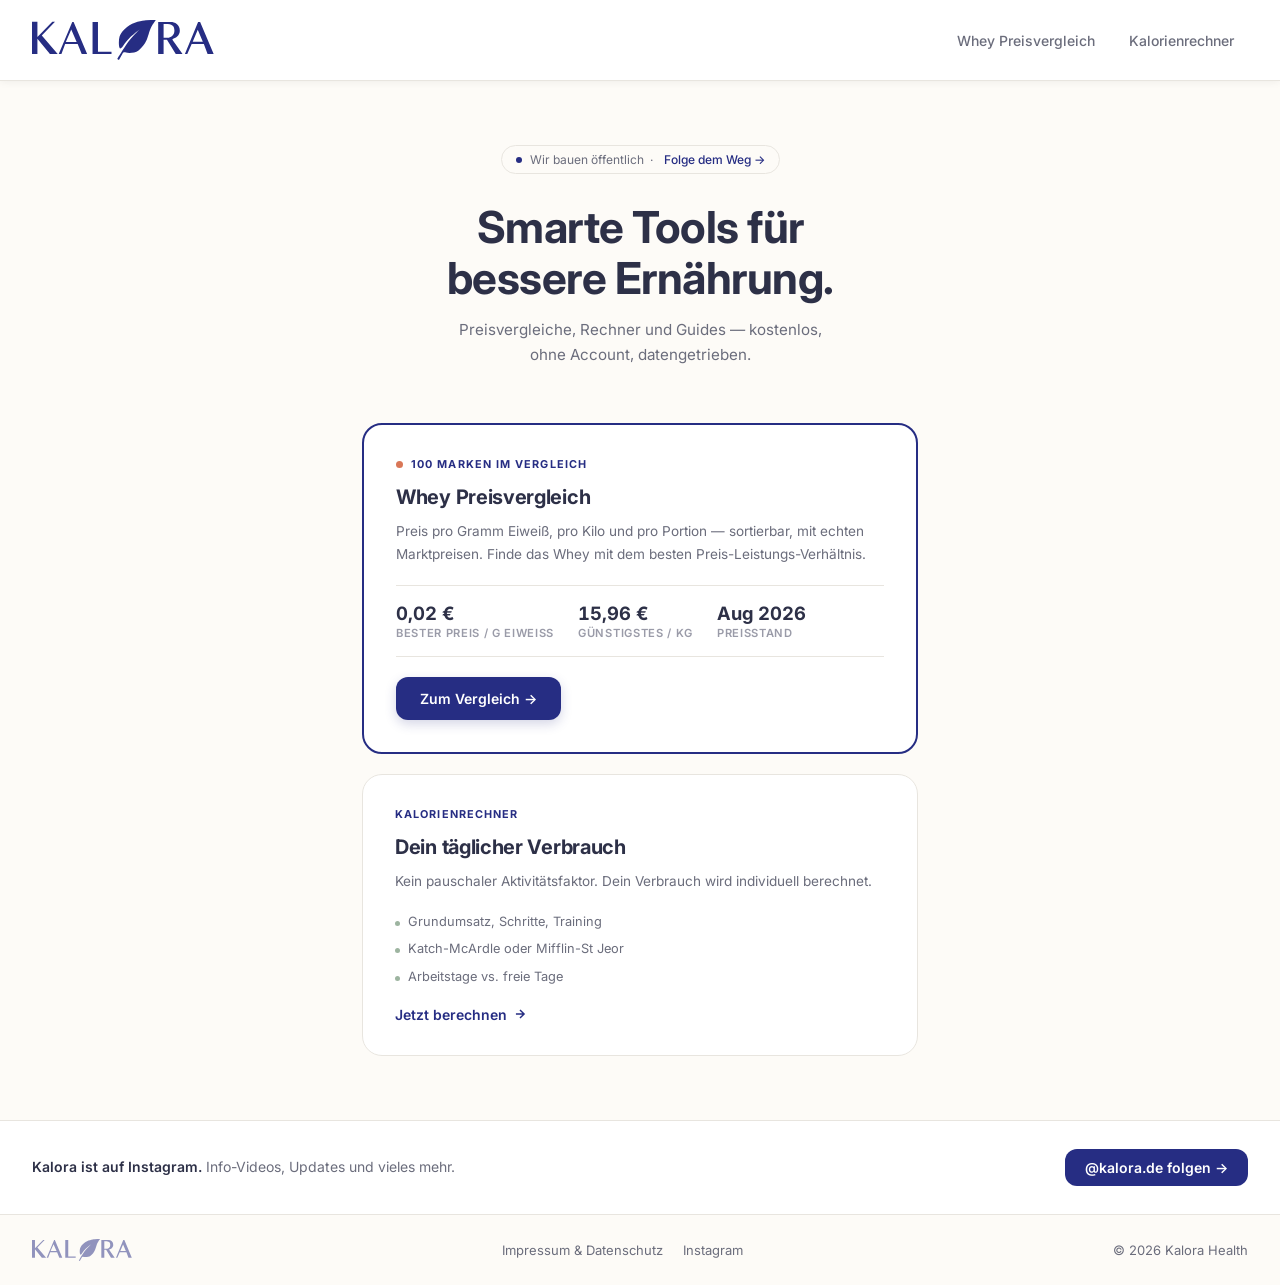
<file: index.html>
<!DOCTYPE html>
<html lang="de" data-theme="light">
<head>
  <meta charset="UTF-8"/>
  <meta name="viewport" content="width=device-width, initial-scale=1.0"/>
  <title>Kalora – Smarte Tools für bessere Ernährung</title>
  <link rel="icon" type="image/svg+xml" href="assets/flavicon_dark.svg"/>
  <link rel="preconnect" href="https://fonts.googleapis.com"/>
  <link rel="preconnect" href="https://fonts.gstatic.com" crossorigin/>
  <link href="https://fonts.googleapis.com/css2?family=Inter:wght@300;400;500;600;700&display=swap" rel="stylesheet"/>
  <style>
    *, *::before, *::after { box-sizing: border-box; margin: 0; padding: 0; }

    :root {
      --bg-body:          #FDFBF7;
      --bg-header:        #FFFFFF;
      --bg-card:          #FFFFFF;
      --border-color:     #E8E5DF;
      --text-primary:     #2D3047;
      --text-muted:       #6B6D7C;
      --text-faint:       #9A9BA8;
      --accent-primary:   #262D83;
      --accent-secondary: #9DB4A0;
      --accent-tertiary:  #D97757;
      --accent-soft:      #ECEEF5;
    }

    html { scroll-behavior: smooth; }

    body {
      font-family: 'Inter', -apple-system, BlinkMacSystemFont, 'Segoe UI', Arial, sans-serif;
      background: var(--bg-body);
      color: var(--text-primary);
      min-height: 100vh;
      display: flex;
      flex-direction: column;
      -webkit-font-smoothing: antialiased;
    }

    /* ── HEADER ── */
    .header {
      background: var(--bg-header);
      padding: 1.25rem 2rem;
      border-bottom: 1px solid var(--border-color);
      box-shadow: 0 1px 8px rgba(0,0,0,0.06);
      position: sticky;
      top: 0;
      z-index: 100;
      display: flex;
      align-items: center;
      justify-content: space-between;
    }

    .logo-container {
      height: 40px;
      display: flex;
      align-items: center;
    }

    .logo-container img { height: 100%; width: auto; display: block; }

    .header-nav { display: flex; align-items: center; gap: 6px; }

    .header-nav-link {
      color: var(--text-muted);
      font-size: 0.875rem;
      font-weight: 500;
      text-decoration: none;
      padding: 0.5rem 0.875rem;
      border-radius: 10px;
      transition: color 0.2s, background 0.2s;
    }
    .header-nav-link:hover { color: var(--text-primary); background: rgba(0,0,0,0.04); }

    /* ── HERO ── */
    .hero {
      display: flex;
      flex-direction: column;
      align-items: center;
      text-align: center;
      padding: 64px 24px 20px;
    }

    .bip-pill {
      display: inline-flex;
      align-items: center;
      gap: 8px;
      border: 1px solid var(--border-color);
      border-radius: 100px;
      padding: 6px 14px;
      font-size: 12px;
      font-weight: 400;
      color: var(--text-muted);
      margin-bottom: 28px;
      animation: fadeDown .5s ease both;
    }

    .bip-dot {
      width: 6px; height: 6px;
      border-radius: 50%;
      background: var(--accent-primary);
      flex-shrink: 0;
      animation: pulse 2s ease-in-out infinite;
    }

    @keyframes pulse {
      0%, 100% { opacity: 1; transform: scale(1); }
      50%       { opacity: .4; transform: scale(.75); }
    }

    .bip-pill a {
      color: var(--accent-primary);
      text-decoration: none;
      font-weight: 500;
    }
    .bip-pill a:hover { text-decoration: underline; }

    h1 {
      font-size: clamp(1.75rem, 4.5vw, 2.75rem);
      font-weight: 700;
      line-height: 1.15;
      letter-spacing: -0.5px;
      color: var(--text-primary);
      margin: 0 0 14px;
      animation: fadeUp .6s .1s ease both;
    }

    .hero-sub {
      font-size: 0.95rem;
      line-height: 1.65;
      color: var(--text-muted);
      max-width: 380px;
      margin: 0;
      animation: fadeUp .6s .2s ease both;
    }

    /* ── PRODUCT CARDS ── */
    .products {
      display: flex;
      flex-direction: column;
      gap: 1.25rem;
      max-width: 620px;
      width: 100%;
      margin: 0 auto;
      padding: 36px 2rem 64px;
      animation: fadeUp .7s .3s ease both;
    }

    .product-card {
      background: var(--bg-card);
      border: 1px solid var(--border-color);
      border-radius: 20px;
      padding: 2rem;
      display: flex;
      flex-direction: column;
      transition: border-color 0.2s, transform 0.2s;
      text-decoration: none;
      color: inherit;
    }

    .product-card:hover {
      border-color: var(--accent-primary);
      transform: translateY(-2px);
    }

    .product-card.featured {
      border-width: 2px;
      border-color: var(--accent-primary);
    }

    .product-eyebrow {
      font-size: 0.68rem;
      font-weight: 700;
      letter-spacing: 0.1em;
      text-transform: uppercase;
      color: var(--accent-primary);
      margin: 0 0 14px;
      display: flex;
      align-items: center;
      gap: 8px;
    }

    .product-eyebrow-dot {
      width: 7px; height: 7px;
      border-radius: 50%;
      background: var(--accent-tertiary);
    }

    .product-card h2 {
      font-size: 1.25rem;
      font-weight: 700;
      letter-spacing: -0.3px;
      margin: 0 0 10px;
      line-height: 1.25;
    }

    .product-desc {
      font-size: 0.85rem;
      line-height: 1.65;
      color: var(--text-muted);
      margin: 0 0 20px;
    }

    .product-stats {
      display: flex;
      gap: 24px;
      padding: 16px 0;
      border-top: 1px solid var(--border-color);
      border-bottom: 1px solid var(--border-color);
      margin-bottom: 20px;
    }

    .product-stat-value {
      font-size: 1.15rem;
      font-weight: 700;
      color: var(--text-primary);
      margin: 0 0 2px;
      font-variant-numeric: tabular-nums;
    }

    .product-stat-label {
      font-size: 0.7rem;
      font-weight: 600;
      letter-spacing: 0.06em;
      text-transform: uppercase;
      color: var(--text-faint);
      margin: 0;
    }

    .btn-primary {
      display: inline-flex;
      align-items: center;
      gap: 6px;
      background: var(--accent-primary);
      color: #fff;
      padding: 0.8rem 1.5rem;
      border-radius: 12px;
      font-size: 0.875rem;
      font-weight: 600;
      transition: opacity 0.2s, transform 0.15s;
      box-shadow: 0 4px 12px rgba(38,45,131,0.2);
      align-self: flex-start;
    }
    .btn-primary:hover { opacity: 0.88; transform: translateY(-1px); }

    .btn-secondary {
      display: inline-flex;
      align-items: center;
      gap: 6px;
      color: var(--accent-primary);
      font-size: 0.875rem;
      font-weight: 600;
      align-self: flex-start;
      transition: opacity 0.2s;
    }
    .btn-secondary:hover { opacity: 0.7; }
    .btn-secondary:hover .btn-arrow { transform: translateX(3px); }

    .btn-arrow { transition: transform 0.2s; }

    .rechner-features {
      list-style: none;
      padding: 0;
      margin: 0 0 20px;
      display: flex;
      flex-direction: column;
      gap: 8px;
    }

    .rechner-features li {
      font-size: 0.8rem;
      color: var(--text-muted);
      display: flex;
      align-items: baseline;
      gap: 8px;
      line-height: 1.5;
    }

    .rechner-features li::before {
      content: '';
      width: 5px; height: 5px;
      border-radius: 50%;
      background: var(--accent-secondary);
      flex-shrink: 0;
      margin-top: 5px;
    }

    /* ── BIP STRIP ── */
    .bip-strip {
      border-top: 1px solid var(--border-color);
      background: var(--bg-card);
      padding: 1.75rem 2rem;
      display: flex;
      align-items: center;
      justify-content: space-between;
      gap: 20px;
      flex-wrap: wrap;
    }

    .bip-text {
      font-size: 0.875rem;
      color: var(--text-muted);
      line-height: 1.6;
      max-width: 560px;
    }

    .bip-text strong {
      color: var(--text-primary);
      font-weight: 600;
    }

    .bip-link {
      background: var(--accent-primary);
      color: #fff;
      padding: 0.625rem 1.25rem;
      border-radius: 12px;
      font-size: 0.875rem;
      font-weight: 600;
      text-decoration: none;
      white-space: nowrap;
      transition: opacity .2s;
      flex-shrink: 0;
    }
    .bip-link:hover { opacity: .85; }

    /* ── FOOTER ── */
    .site-footer {
      margin-top: auto;
      padding: 1.5rem 2rem;
      text-align: center;
      border-top: 1px solid var(--border-color);
      display: flex;
      align-items: center;
      justify-content: space-between;
      flex-wrap: wrap;
      gap: 12px;
    }

    .footer-logo { height: 22px; }
    .footer-logo img { height: 100%; width: auto; opacity: 0.5; }

    .footer-links { display: flex; gap: 20px; }

    .footer-links a {
      color: var(--text-muted);
      font-size: 0.8125rem;
      text-decoration: none;
      font-weight: 400;
      transition: opacity .2s;
    }
    .footer-links a:hover { opacity: .7; }

    .footer-copy { font-size: 0.8125rem; color: var(--text-muted); }

    /* ── ANIMATIONS ── */
    @keyframes fadeUp {
      from { opacity: 0; transform: translateY(16px); }
      to   { opacity: 1; transform: translateY(0); }
    }
    @keyframes fadeDown {
      from { opacity: 0; transform: translateY(-8px); }
      to   { opacity: 1; transform: translateY(0); }
    }

    /* ── RESPONSIVE ── */
    @media (max-width: 768px) {
      .header { padding: 1rem 1.5rem; }
      .logo-container { height: 34px; }
      .hero { padding: 48px 20px 16px; }
      .products { padding: 28px 1.25rem 48px; gap: 1rem; }
      .bip-strip { padding: 1.5rem 1.25rem; }
      .site-footer { padding: 1.25rem; flex-direction: column; align-items: flex-start; }
    }

    @media (max-width: 480px) {
      .header { padding: 0.875rem 1rem; }
      .logo-container { height: 28px; }
      .header-nav-link { display: none; }
      .header { justify-content: center; }
      h1 { font-size: 1.5rem; }
      .product-card { padding: 1.5rem; }
      .product-stats { gap: 16px; flex-wrap: wrap; }
    }
  </style>
</head>
<body>

<!-- HEADER -->
<header class="header">
  <div class="logo-container">
    <img src="assets/Kalora_Light.svg" alt="Kalora"/>
  </div>
  <nav class="header-nav">
    <a href="proteinpulver.html" class="header-nav-link">Whey Preisvergleich</a>
    <a href="rechner.html" class="header-nav-link">Kalorienrechner</a>
  </nav>
</header>

<!-- HERO -->
<main>
  <section class="hero">
    <div class="bip-pill">
      <span class="bip-dot"></span>
      Wir bauen öffentlich &nbsp;·&nbsp;
      <a href="https://www.instagram.com/kalora.de/" target="_blank" rel="noopener">Folge dem Weg →</a>
    </div>

    <h1>Smarte Tools für<br>bessere Ernährung.</h1>

    <p class="hero-sub">
      Preisvergleiche, Rechner und Guides — kostenlos, ohne Account, datengetrieben.
    </p>
  </section>

  <!-- PRODUCT CARDS -->
  <section class="products">
    <!-- Featured: Whey Preisvergleich -->
    <a href="proteinpulver.html" class="product-card featured">
      <div class="product-eyebrow">
        <span class="product-eyebrow-dot"></span>
        100 Marken im Vergleich
      </div>
      <h2>Whey Preisvergleich</h2>
      <p class="product-desc">Preis pro Gramm Eiweiß, pro Kilo und pro Portion — sortierbar, mit echten Marktpreisen. Finde das Whey mit dem besten Preis-Leistungs-Verhältnis.</p>
      <div class="product-stats">
        <div>
          <p class="product-stat-value">0,02 €</p>
          <p class="product-stat-label">Bester Preis / g Eiweiß</p>
        </div>
        <div>
          <p class="product-stat-value">15,96 €</p>
          <p class="product-stat-label">Günstigstes / kg</p>
        </div>
        <div>
          <p class="product-stat-value">Aug 2026</p>
          <p class="product-stat-label">Preisstand</p>
        </div>
      </div>
      <span class="btn-primary">Zum Vergleich →</span>
    </a>

    <!-- Secondary: Kalorienrechner -->
    <a href="rechner.html" class="product-card">
      <div class="product-eyebrow">Kalorienrechner</div>
      <h2>Dein täglicher Verbrauch</h2>
      <p class="product-desc">Kein pauschaler Aktivitätsfaktor. Dein Verbrauch wird individuell berechnet.</p>
      <ul class="rechner-features">
        <li>Grundumsatz, Schritte, Training</li>
        <li>Katch-McArdle oder Mifflin-St Jeor</li>
        <li>Arbeitstage vs. freie Tage</li>
      </ul>
      <span class="btn-secondary">
        Jetzt berechnen
        <svg class="btn-arrow" width="14" height="14" viewBox="0 0 24 24" fill="none" stroke="currentColor" stroke-width="2.5"><path d="M5 12h14M12 5l7 7-7 7"/></svg>
      </span>
    </a>
  </section>
</main>

<!-- BIP STRIP -->
<div class="bip-strip">
  <p class="bip-text">
    <strong>Kalora ist auf Instagram.</strong> Info-Videos, Updates und vieles mehr.
  </p>
  <a href="https://www.instagram.com/kalora.de/" target="_blank" rel="noopener" class="bip-link">
    @kalora.de folgen →
  </a>
</div>

<!-- FOOTER -->
<footer class="site-footer">
  <div class="footer-logo">
    <img src="assets/Kalora_Light.svg" alt="Kalora"/>
  </div>
  <div class="footer-links">
    <a href="legal.html">Impressum & Datenschutz</a>
    <a href="https://www.instagram.com/kalora.de/" target="_blank" rel="noopener">Instagram</a>
  </div>
  <p class="footer-copy">© 2026 Kalora Health</p>
</footer>

</body>
</html>
</file>
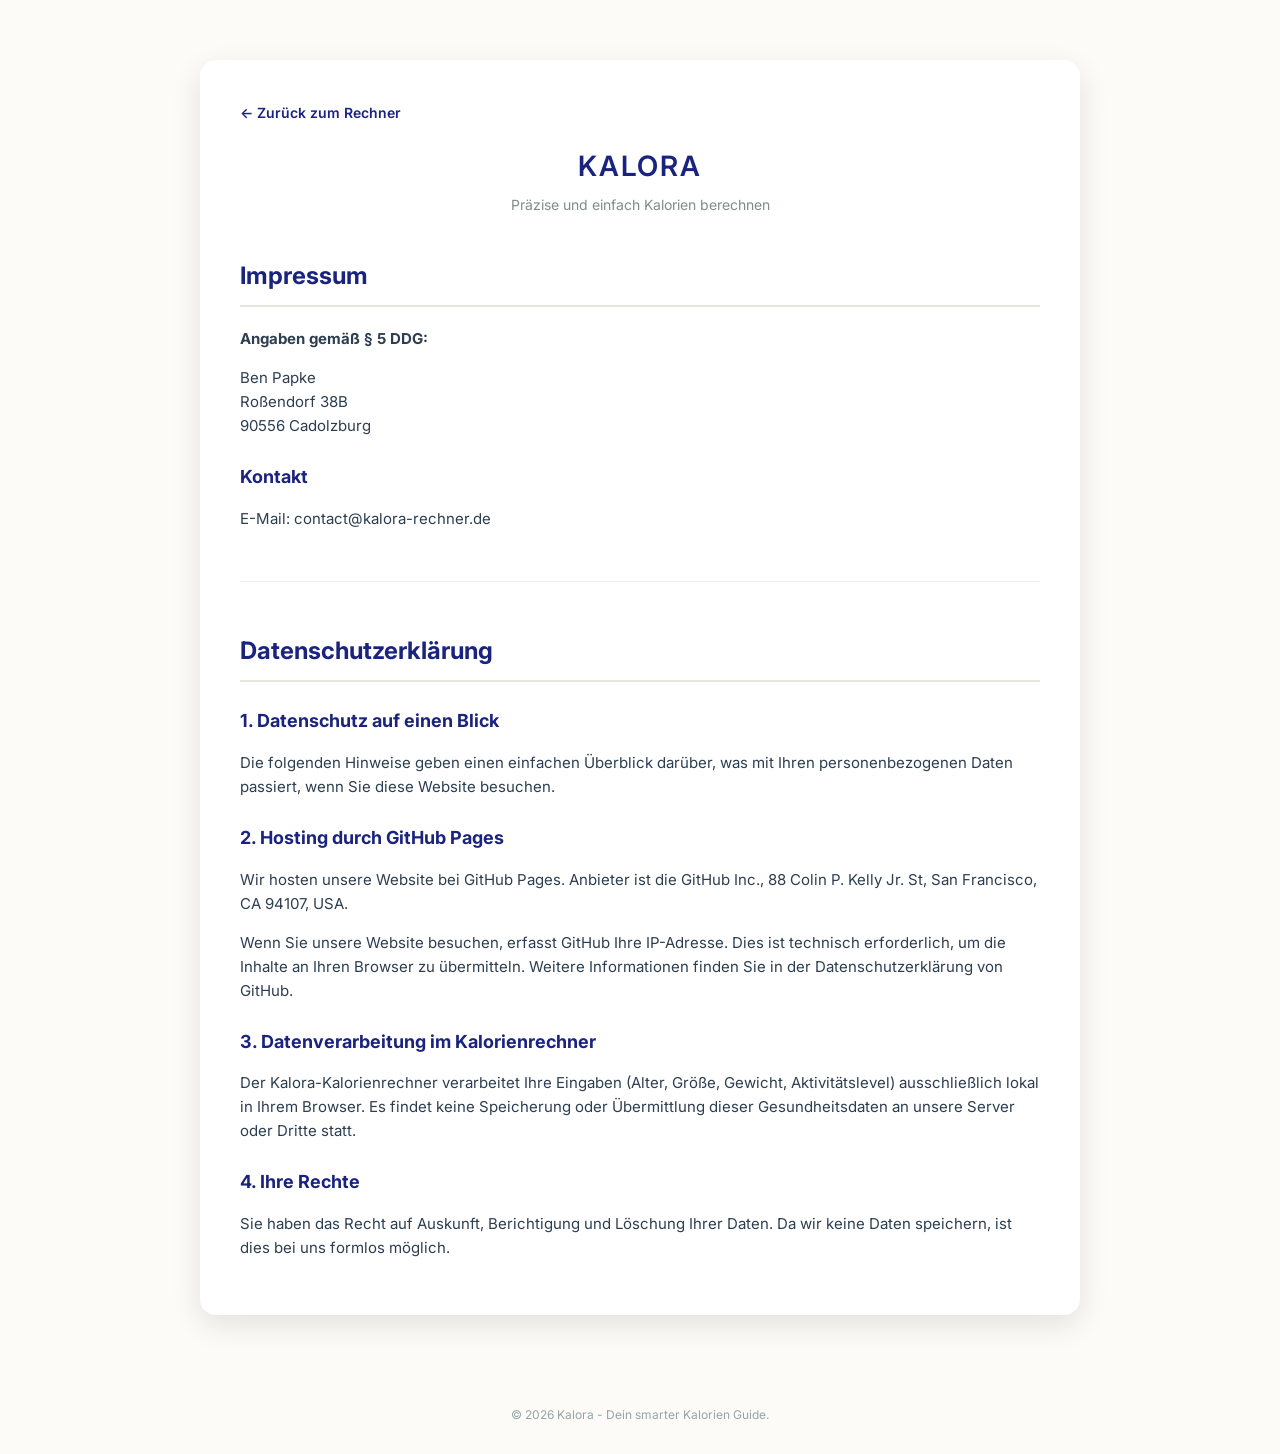
<file: legal.html>
<!DOCTYPE html>
<html lang="de" data-theme="light">
<head>
    <meta charset="UTF-8">
    <meta name="viewport" content="width=device-width, initial-scale=1.0">
    <meta name="robots" content="noindex, nofollow">
    <title>Rechtliches - Kalora</title>
    <link href="https://fonts.googleapis.com/css2?family=Inter:wght@300;400;600&display=swap" rel="stylesheet">
    <style>
        :root,
        [data-theme="light"] {
            --primary-blue: #1A237E;
            --text-color: #2C3E50;
            --bg-color: #FDFBF7;
            --card-bg: #FFFFFF;
            --border-color: #E8E5DF;
            --muted-color: #7F8C8D;
            --divider-color: #EEE;
            --footer-color: #95A5A6;
        }


        body {
            font-family: 'Inter', sans-serif;
            background-color: var(--bg-color);
            color: var(--text-color);
            margin: 0;
            line-height: 1.6;
            display: flex;
            flex-direction: column;
            min-height: 100vh;
        }

        .container {
            max-width: 800px;
            margin: 60px auto;
            padding: 40px;
            background: var(--card-bg);
            border-radius: 16px;
            box-shadow: 0 10px 30px rgba(0,0,0,0.1);
        }

        .logo-area {
            text-align: center;
            margin-bottom: 40px;
        }

        .logo-text {
            font-size: 28px;
            font-weight: 600;
            color: var(--primary-blue);
            letter-spacing: 2px;
            text-transform: uppercase;
            margin: 0;
        }

        .logo-sub {
            font-size: 14px;
            color: var(--muted-color);
            margin-top: 5px;
        }

        h1 {
            font-size: 24px;
            color: var(--primary-blue);
            border-bottom: 2px solid var(--border-color);
            padding-bottom: 10px;
            margin-top: 40px;
        }

        h2 {
            font-size: 18px;
            color: var(--primary-blue);
            margin-top: 25px;
        }

        p, li {
            font-size: 15px;
            color: var(--text-color);
        }

        .back-link {
            display: inline-block;
            margin-bottom: 20px;
            color: var(--primary-blue);
            text-decoration: none;
            font-weight: 600;
            font-size: 14px;
        }

        .back-link:hover {
            text-decoration: underline;
        }

        footer {
            text-align: center;
            padding: 30px;
            font-size: 12px;
            color: var(--footer-color);
            margin-top: auto;
        }

        .section-divider {
            height: 1px;
            background: var(--divider-color);
            margin: 50px 0;
        }

        @media (max-width: 600px) {
            .container {
                margin: 20px;
                padding: 20px;
            }
        }
    </style>
</head>
<body>

    <div class="container">
        <a href="index.html" class="back-link">← Zurück zum Rechner</a>

        <div class="logo-area">
            <p class="logo-text">KALORA</p>
            <p class="logo-sub">Präzise und einfach Kalorien berechnen</p>
        </div>

        <!-- IMPRESSUM -->
        <section id="impressum">
            <h1>Impressum</h1>
            <p><strong>Angaben gemäß § 5 DDG:</strong></p>
            <p>
                Ben Papke <br>
                Roßendorf 38B <br>
                90556 Cadolzburg
            </p>

            <h2>Kontakt</h2>
            <p>
                E-Mail: contact@kalora-rechner.de
            </p>

        </section>

        <div class="section-divider"></div>

        <!-- DATENSCHUTZ -->
        <section id="datenschutz">
            <h1>Datenschutzerklärung</h1>
            
            <h2>1. Datenschutz auf einen Blick</h2>
            <p>Die folgenden Hinweise geben einen einfachen Überblick darüber, was mit Ihren personenbezogenen Daten passiert, wenn Sie diese Website besuchen.</p>

            <h2>2. Hosting durch GitHub Pages</h2>
            <p>Wir hosten unsere Website bei GitHub Pages. Anbieter ist die GitHub Inc., 88 Colin P. Kelly Jr. St, San Francisco, CA 94107, USA.</p>
            <p>Wenn Sie unsere Website besuchen, erfasst GitHub Ihre IP-Adresse. Dies ist technisch erforderlich, um die Inhalte an Ihren Browser zu übermitteln. Weitere Informationen finden Sie in der Datenschutzerklärung von GitHub.</p>

            <h2>3. Datenverarbeitung im Kalorienrechner</h2>
            <p>Der Kalora-Kalorienrechner verarbeitet Ihre Eingaben (Alter, Größe, Gewicht, Aktivitätslevel) ausschließlich lokal in Ihrem Browser. Es findet keine Speicherung oder Übermittlung dieser Gesundheitsdaten an unsere Server oder Dritte statt.</p>

            <h2>4. Ihre Rechte</h2>
            <p>Sie haben das Recht auf Auskunft, Berichtigung und Löschung Ihrer Daten. Da wir keine Daten speichern, ist dies bei uns formlos möglich.</p>
        </section>
    </div>

    <footer>
        &copy; 2026 Kalora - Dein smarter Kalorien Guide.
    </footer>

</body>
</html>
</file>
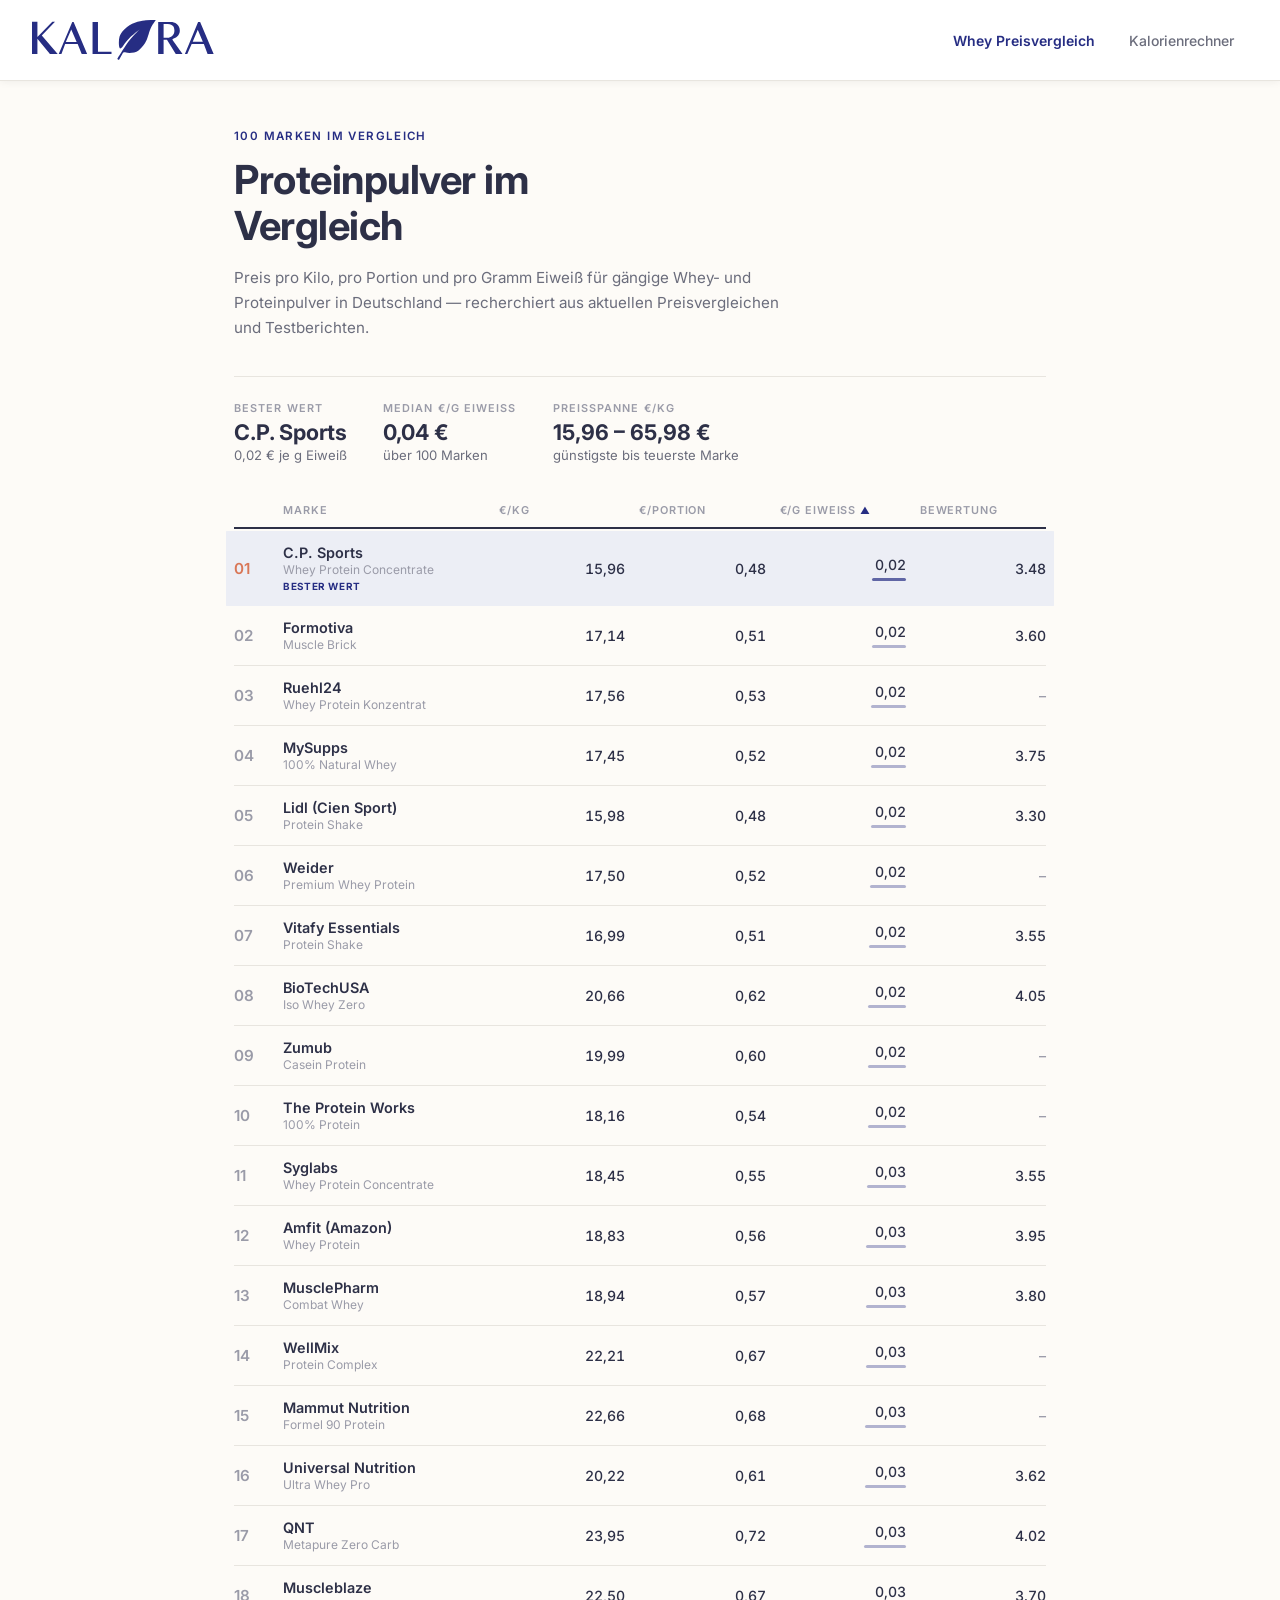
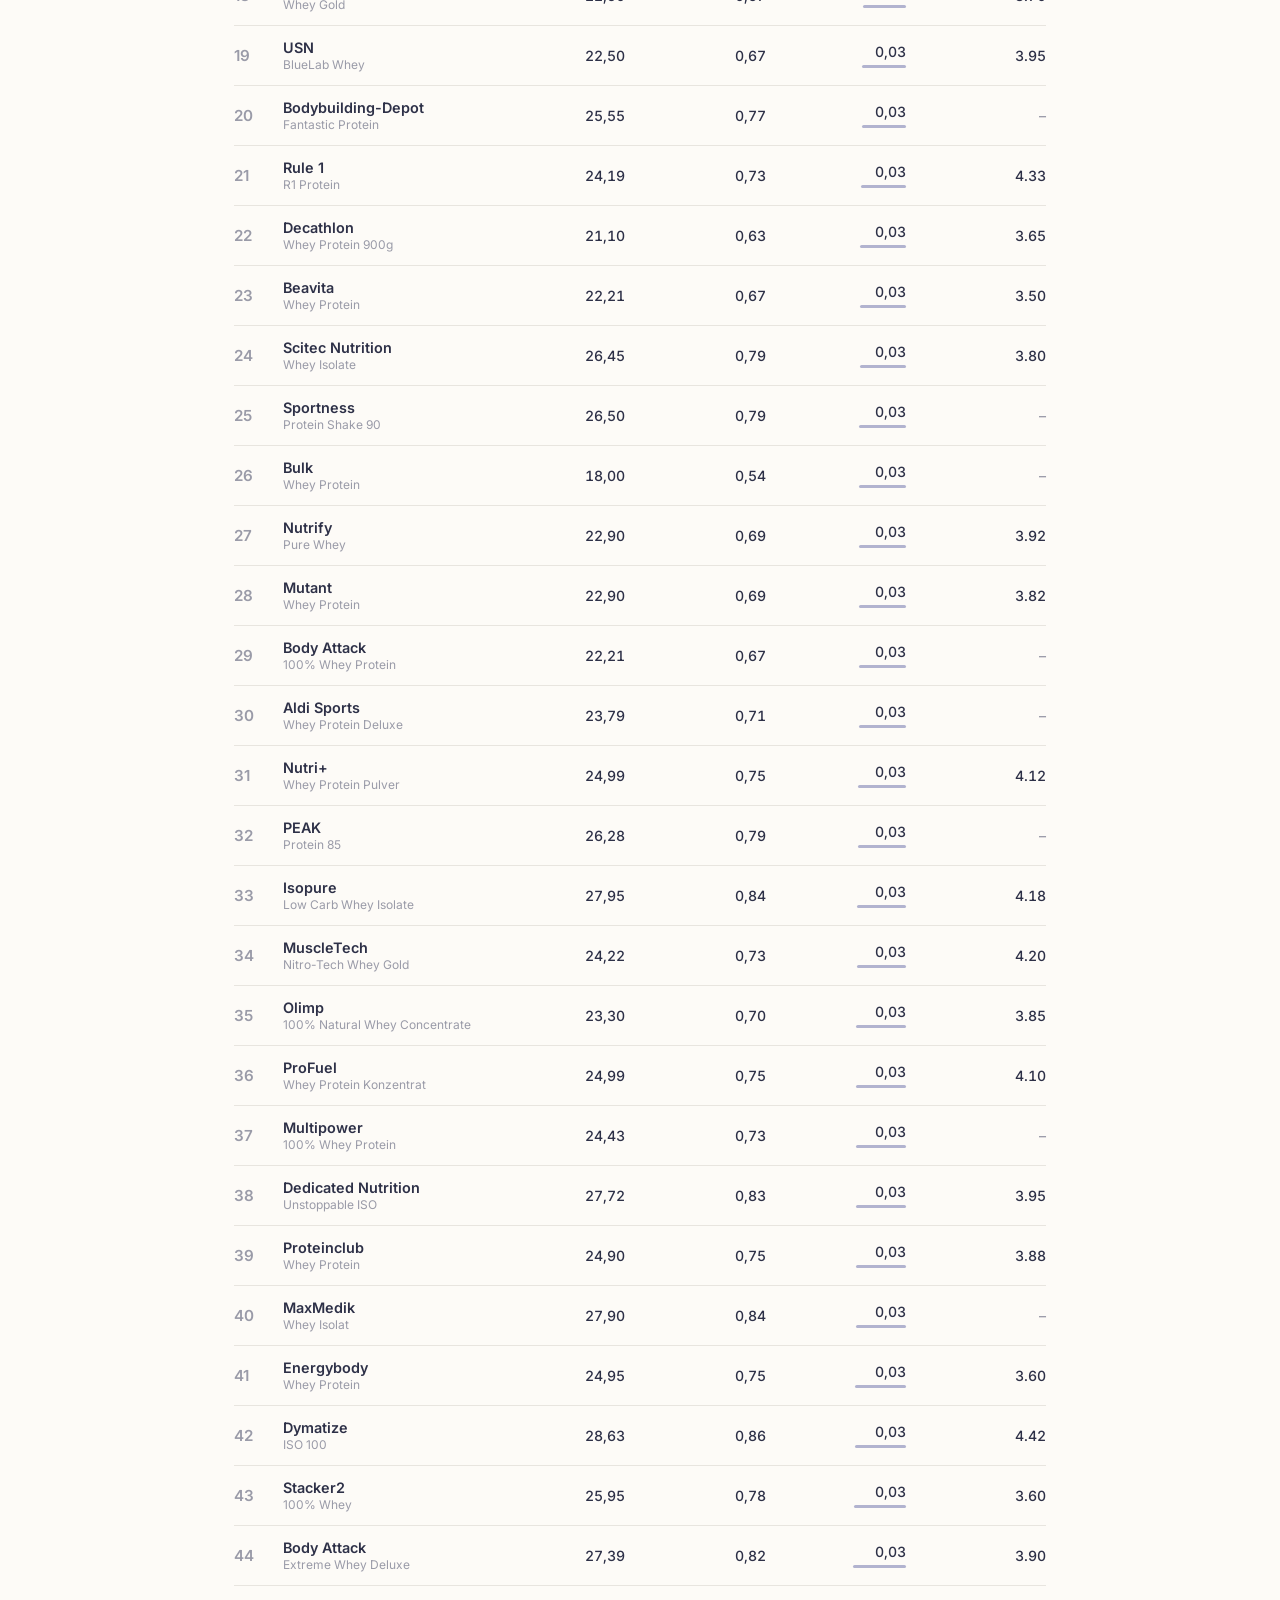
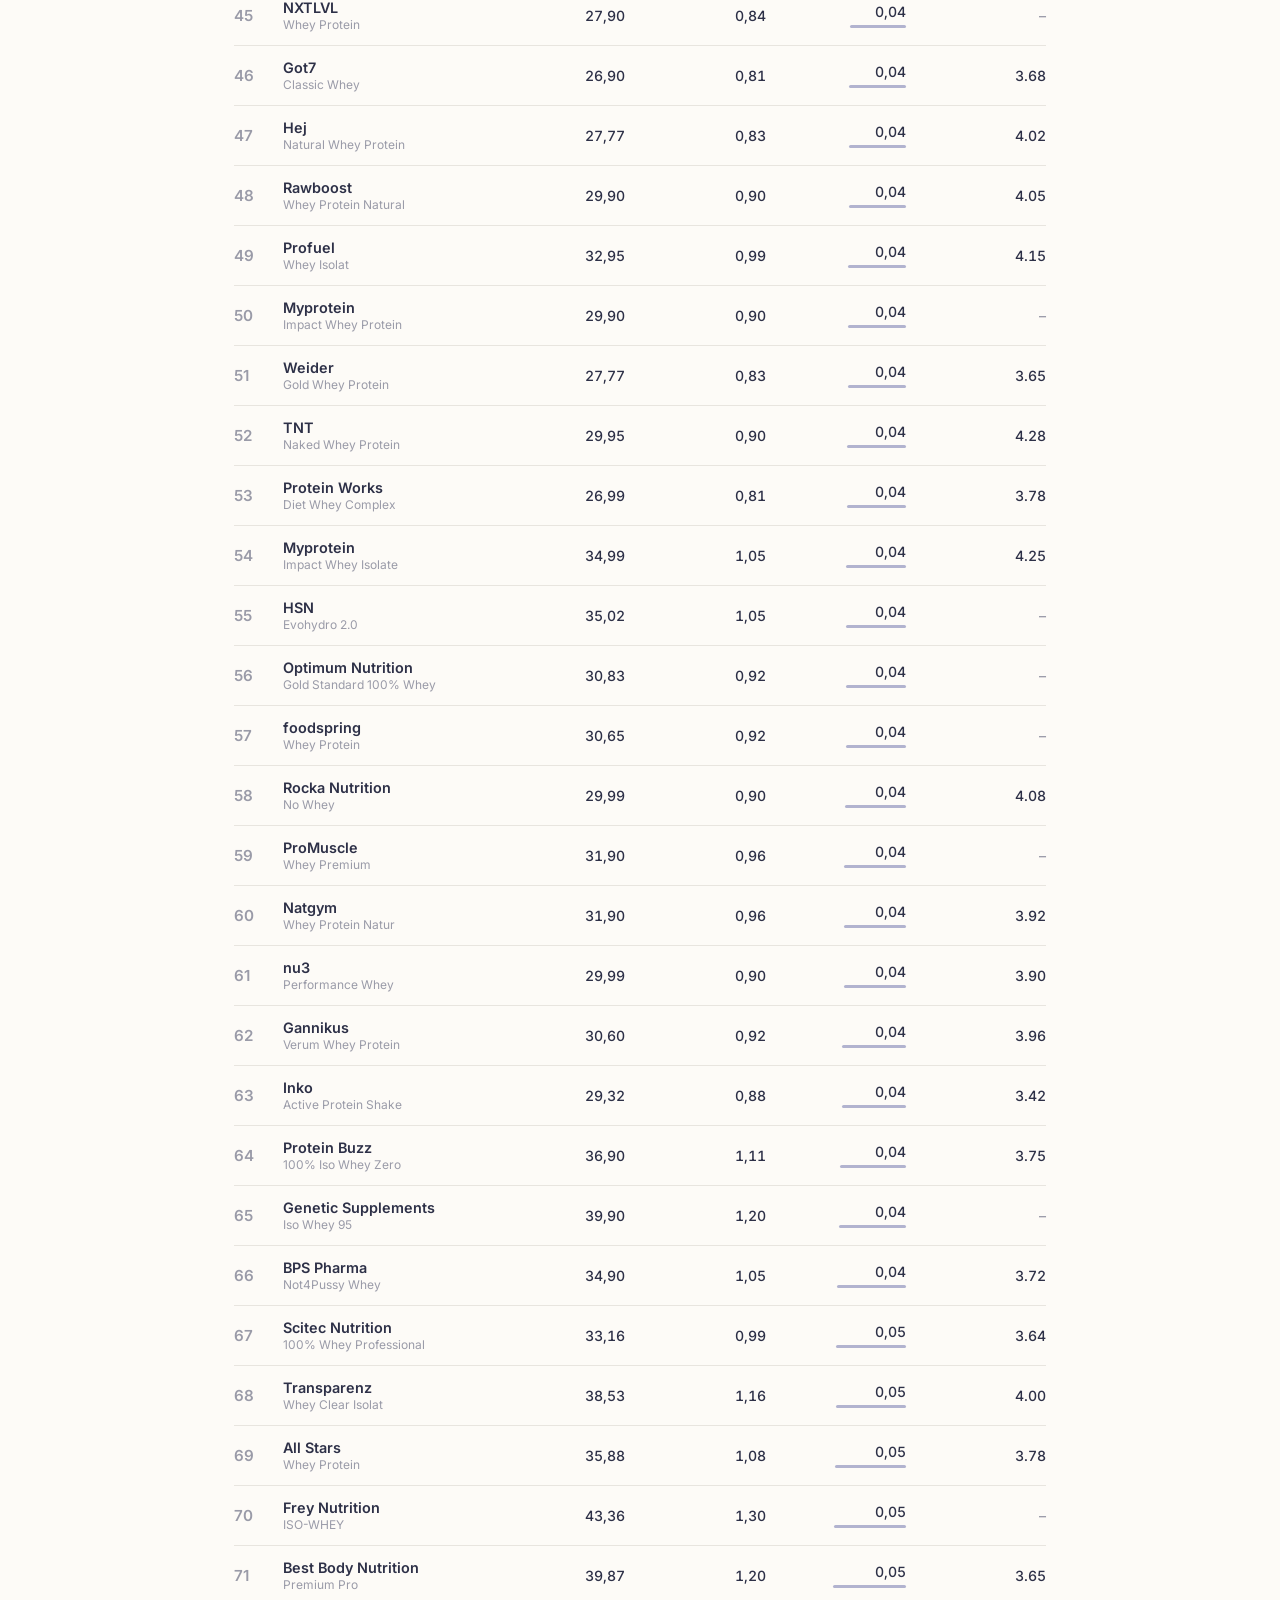
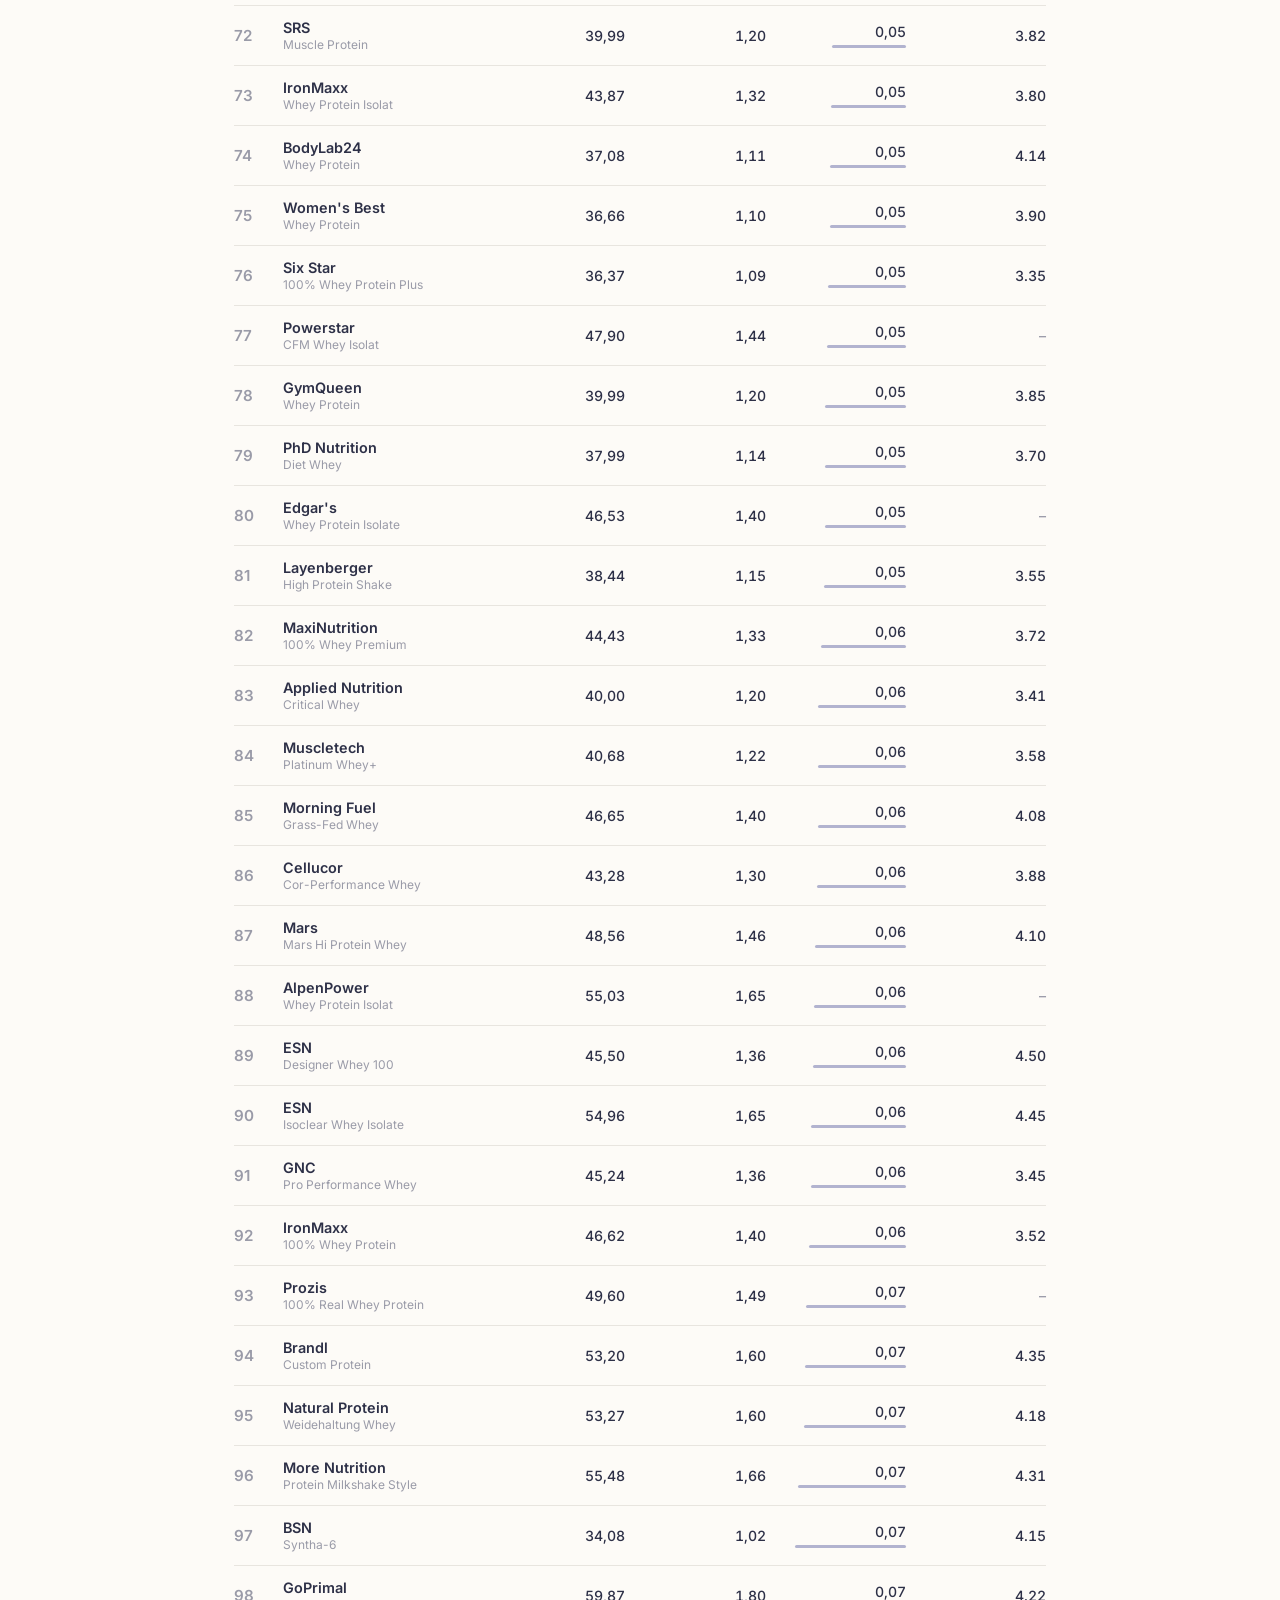
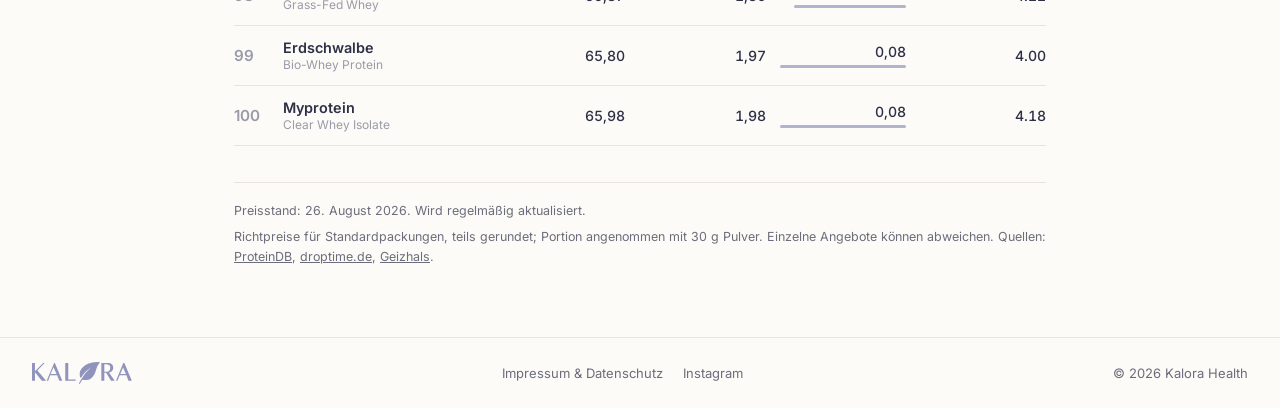
<file: proteinpulver.html>
<!DOCTYPE html>
<html lang="de" data-theme="light">
<head>
  <meta charset="UTF-8"/>
  <meta name="viewport" content="width=device-width, initial-scale=1.0"/>
  <title>Proteinpulver-Vergleich – Kalora</title>
  <link rel="icon" type="image/svg+xml" href="assets/flavicon_dark.svg"/>
  <link rel="preconnect" href="https://fonts.googleapis.com"/>
  <link rel="preconnect" href="https://fonts.gstatic.com" crossorigin/>
  <link href="https://fonts.googleapis.com/css2?family=Inter:wght@300;400;500;600;700&display=swap" rel="stylesheet"/>
  <style>
    *, *::before, *::after { box-sizing: border-box; margin: 0; padding: 0; }

    :root {
      --bg-body:          #FDFBF7;
      --bg-header:        #FFFFFF;
      --bg-card:          #FFFFFF;
      --border-color:     #E8E5DF;
      --text-primary:     #2D3047;
      --text-muted:       #6B6D7C;
      --text-faint:       #9A9BA8;
      --accent-primary:   #262D83;
      --accent-secondary: #9DB4A0;
      --accent-tertiary:  #D97757;
      --accent-soft:      #ECEEF5;
      --rank-color:       #D97757;
    }

    html { scroll-behavior: smooth; }

    body {
      font-family: 'Inter', -apple-system, BlinkMacSystemFont, 'Segoe UI', Arial, sans-serif;
      background: var(--bg-body);
      color: var(--text-primary);
      min-height: 100vh;
      display: flex;
      flex-direction: column;
      -webkit-font-smoothing: antialiased;
    }

    /* ── HEADER ── */
    .header {
      background: var(--bg-header);
      padding: 1.25rem 2rem;
      border-bottom: 1px solid var(--border-color);
      box-shadow: 0 1px 8px rgba(0,0,0,0.06);
      position: sticky;
      top: 0;
      z-index: 100;
      display: flex;
      align-items: center;
      justify-content: space-between;
    }

    .logo-container {
      height: 40px;
      display: flex;
      align-items: center;
    }

    .logo-container a { height: 100%; display: flex; align-items: center; text-decoration: none; }
    .logo-container img { height: 100%; width: auto; display: block; }

    .header-nav { display: flex; align-items: center; gap: 6px; }

    .header-nav-link {
      color: var(--text-muted);
      font-size: 0.875rem;
      font-weight: 500;
      text-decoration: none;
      padding: 0.5rem 0.875rem;
      border-radius: 10px;
      transition: color 0.2s, background 0.2s;
    }
    .header-nav-link:hover { color: var(--text-primary); background: rgba(0,0,0,0.04); }
    .header-nav-link.active { color: var(--accent-primary); font-weight: 600; }

    /* ── PAGE LAYOUT ── */
    .page {
      flex: 1;
      max-width: 860px;
      margin: 0 auto;
      padding: 48px 24px 64px;
      width: 100%;
    }

    /* ── HERO ── */
    .page-eyebrow {
      font-size: 0.72rem;
      font-weight: 600;
      letter-spacing: 0.12em;
      text-transform: uppercase;
      color: var(--accent-primary);
      margin: 0 0 14px;
    }

    .page h1 {
      font-weight: 700;
      font-size: clamp(1.75rem, 4.5vw, 2.5rem);
      letter-spacing: -0.5px;
      line-height: 1.15;
      margin: 0 0 16px;
      color: var(--text-primary);
      max-width: 18ch;
    }

    .page-lede {
      margin: 0 0 36px;
      max-width: 56ch;
      color: var(--text-muted);
      font-size: 0.95rem;
      line-height: 1.65;
    }

    /* ── STATS ── */
    .stats {
      display: flex;
      flex-wrap: wrap;
      gap: 36px;
      padding-top: 24px;
      border-top: 1px solid var(--border-color);
      margin-bottom: 40px;
    }

    .stat-label {
      font-size: 0.68rem;
      font-weight: 600;
      letter-spacing: 0.1em;
      text-transform: uppercase;
      color: var(--text-faint);
      margin: 0 0 4px;
    }

    .stat-value {
      font-weight: 700;
      font-size: 1.35rem;
      margin: 0;
      color: var(--text-primary);
    }

    .stat-sub {
      margin: 2px 0 0;
      font-size: 0.82rem;
      color: var(--text-muted);
    }

    /* ── TABLE ── */
    .board-scroll {
      overflow-x: auto;
      margin: 0 -8px;
      padding: 0 8px;
    }

    .board {
      min-width: 640px;
    }

    .row {
      display: grid;
      grid-template-columns: 2.2rem minmax(150px, 1.6fr) repeat(4, minmax(72px, 1fr));
      align-items: center;
      column-gap: 14px;
    }

    /* Head */
    .board-head {
      border-bottom: 2px solid var(--text-primary);
      padding-bottom: 10px;
      margin-bottom: 2px;
    }

    .board-head .col {
      font-size: 0.68rem;
      font-weight: 600;
      letter-spacing: 0.08em;
      text-transform: uppercase;
      color: var(--text-faint);
    }

    .sort-btn {
      background: none;
      border: none;
      padding: 0;
      font: inherit;
      color: inherit;
      cursor: pointer;
      display: inline-flex;
      align-items: center;
      gap: 4px;
      text-align: right;
      font-size: 0.68rem;
      font-weight: 600;
      letter-spacing: 0.08em;
      text-transform: uppercase;
      white-space: nowrap;
    }

    .board-head .col:nth-child(2) .sort-btn { text-align: left; }
    .sort-btn:hover { color: var(--text-primary); }
    .sort-btn:focus-visible { outline: 2px solid var(--accent-primary); outline-offset: 3px; }

    .sort-mark { font-size: 0.6rem; opacity: 0; transition: opacity 0.15s; }
    .sort-mark.active { opacity: 1; color: var(--accent-primary); }

    /* Body */
    .num {
      text-align: right;
      font-variant-numeric: tabular-nums;
      font-size: 0.88rem;
      font-weight: 500;
    }

    .board-body .row {
      padding: 13px 0;
      border-bottom: 1px solid var(--border-color);
      transition: background 0.15s;
    }

    .board-body .row:hover {
      background: rgba(0,0,0,0.015);
    }

    .board-body .row.is-best {
      background: var(--accent-soft);
      margin: 0 -14px;
      padding: 13px 14px;
      border-radius: 8px;
      border-bottom-color: transparent;
    }

    .rank {
      font-weight: 600;
      font-size: 0.95rem;
      color: var(--text-faint);
    }

    .row.is-best .rank { color: var(--rank-color); }

    .brand {
      display: flex;
      flex-direction: column;
      gap: 1px;
    }

    .brand-name {
      font-weight: 600;
      font-size: 0.9rem;
    }

    .brand-name a {
      color: inherit;
      text-decoration: none;
      transition: color 0.15s;
    }

    .brand-name a:hover {
      color: var(--accent-primary);
    }

    .brand-note {
      font-size: 0.75rem;
      color: var(--text-faint);
    }

    .best-tag {
      display: inline-block;
      margin-top: 2px;
      font-size: 0.62rem;
      font-weight: 700;
      letter-spacing: 0.06em;
      text-transform: uppercase;
      color: var(--accent-primary);
    }

    .ppg { position: relative; }

    .ppg-bar {
      height: 3px;
      background: var(--accent-primary);
      opacity: 0.35;
      margin-top: 5px;
      margin-left: auto;
      border-radius: 2px;
    }

    .row.is-best .ppg-bar { opacity: 0.7; }

    .rating-value { text-align: right; }
    .rating-dash { color: var(--text-faint); }

    /* ── SOURCES ── */
    .sources {
      margin-top: 36px;
      padding-top: 18px;
      border-top: 1px solid var(--border-color);
      font-size: 0.78rem;
      color: var(--text-muted);
      line-height: 1.6;
    }

    .sources p { margin: 0 0 6px; }
    .sources a { color: var(--text-muted); transition: color 0.15s; }
    .sources a:hover { color: var(--accent-primary); }

    /* ── FOOTER ── */
    .site-footer {
      margin-top: auto;
      padding: 1.5rem 2rem;
      text-align: center;
      border-top: 1px solid var(--border-color);
      display: flex;
      align-items: center;
      justify-content: space-between;
      flex-wrap: wrap;
      gap: 12px;
    }

    .footer-logo { height: 22px; }
    .footer-logo img { height: 100%; width: auto; opacity: 0.5; }

    .footer-links { display: flex; gap: 20px; }

    .footer-links a {
      color: var(--text-muted);
      font-size: 0.8125rem;
      text-decoration: none;
      font-weight: 400;
      transition: opacity 0.2s;
    }
    .footer-links a:hover { opacity: 0.7; }

    .footer-copy { font-size: 0.8125rem; color: var(--text-muted); }

    /* ── RESPONSIVE ── */
    @media (max-width: 768px) {
      .header { padding: 1rem 1.5rem; }
      .logo-container { height: 34px; }
      .page { padding: 36px 18px 48px; }
      .stats { gap: 20px; }
      .site-footer { padding: 1.25rem; flex-direction: column; align-items: flex-start; }
    }

    @media (max-width: 480px) {
      .header { padding: 0.875rem 1rem; }
      .logo-container { height: 28px; }
      .header-nav-link { display: none; }
      .header { justify-content: center; }
      .page h1 { font-size: 1.5rem; }
    }
  </style>
</head>
<body>

<!-- HEADER -->
<header class="header">
  <div class="logo-container">
    <a href="index.html">
      <img src="assets/Kalora_Light.svg" alt="Kalora"/>
    </a>
  </div>
  <nav class="header-nav">
    <a href="proteinpulver.html" class="header-nav-link active">Whey Preisvergleich</a>
    <a href="rechner.html" class="header-nav-link">Kalorienrechner</a>
  </nav>
</header>

<!-- PAGE -->
<main class="page">
  <p class="page-eyebrow" id="stamp">Vergleich wird geladen …</p>
  <h1>Proteinpulver im Vergleich</h1>
  <p class="page-lede">Preis pro Kilo, pro Portion und pro Gramm Eiweiß für gängige Whey- und Proteinpulver in Deutschland — recherchiert aus aktuellen Preisvergleichen und Testberichten.</p>

  <div class="stats" id="stats"></div>

  <div class="board-scroll">
    <div class="board">
      <div class="row board-head">
        <div class="col"></div>
        <div class="col"><button class="sort-btn" data-key="name">Marke <span class="sort-mark">▲</span></button></div>
        <div class="col"><button class="sort-btn" data-key="preisProKg">€/kg <span class="sort-mark">▲</span></button></div>
        <div class="col"><button class="sort-btn" data-key="preisProPortion">€/Portion <span class="sort-mark">▲</span></button></div>
        <div class="col"><button class="sort-btn" data-key="preisProGProtein">€/g Eiweiß <span class="sort-mark">▲</span></button></div>
        <div class="col"><button class="sort-btn" data-key="bewertung">Bewertung <span class="sort-mark">▲</span></button></div>
      </div>
      <div class="board-body" id="boardBody"></div>
    </div>
  </div>

  <footer class="sources">
    <p id="stampFull">Preisstand: wird geladen …</p>
    <p>Richtpreise für Standardpackungen, teils gerundet; Portion angenommen mit 30 g Pulver. Einzelne Angebote können abweichen. Quellen: <a href="https://proteindatabase.de/ranking/preis-leistungs-sieger" target="_blank" rel="noopener">ProteinDB</a>, <a href="https://droptime.de/rangliste/bestes-whey-proteinpulver" target="_blank" rel="noopener">droptime.de</a>, <a href="https://geizhals.de" target="_blank" rel="noopener">Geizhals</a>.</p>
  </footer>
</main>

<!-- FOOTER -->
<footer class="site-footer">
  <div class="footer-logo">
    <img src="assets/Kalora_Light.svg" alt="Kalora"/>
  </div>
  <div class="footer-links">
    <a href="legal.html">Impressum & Datenschutz</a>
    <a href="https://www.instagram.com/kalora.de/" target="_blank" rel="noopener">Instagram</a>
  </div>
  <p class="footer-copy">© 2026 Kalora Health</p>
</footer>

<script>
(function () {
  "use strict";

  var state = { sortKey: "preisProGProtein", sortDir: "asc" };
  var DATA = [];
  var PORTION_G = 30;
  var PRICE_STAMP = "";

  function fmtEUR(n) {
    return n.toLocaleString("de-DE", { minimumFractionDigits: 2, maximumFractionDigits: 2 });
  }

  function derive(p) {
    var proteinTotalG = p.packung * (p.protein / 100);
    return {
      preisProKg: p.preis / (p.packung / 1000),
      preisProPortion: p.preis * (PORTION_G / p.packung),
      preisProGProtein: p.preis / proteinTotalG
    };
  }

  function getRows() {
    return DATA.map(function (p) { return Object.assign({}, p, derive(p)); });
  }

  function sortRows(rows) {
    var key = state.sortKey, dir = state.sortDir === "asc" ? 1 : -1;
    return rows.slice().sort(function (a, b) {
      var av = a[key], bv = b[key];
      if (av === null || av === undefined) return 1;
      if (bv === null || bv === undefined) return -1;
      if (typeof av === "string") return av.localeCompare(bv, "de") * dir;
      return (av - bv) * dir;
    });
  }

  function renderStats(rows) {
    var best = rows.reduce(function (a, b) { return b.preisProGProtein < a.preisProGProtein ? b : a; }, rows[0]);
    var sortedByPpg = rows.slice().sort(function (a, b) { return a.preisProGProtein - b.preisProGProtein; });
    var median = sortedByPpg[Math.floor(sortedByPpg.length / 2)].preisProGProtein;
    var maxPrice = Math.max.apply(null, rows.map(function (r) { return r.preisProKg; }));
    var minPrice = Math.min.apply(null, rows.map(function (r) { return r.preisProKg; }));

    var stats = [
      { label: "Bester Wert", value: best.name, sub: fmtEUR(best.preisProGProtein) + " € je g Eiweiß" },
      { label: "Median €/g Eiweiß", value: fmtEUR(median) + " €", sub: "über " + rows.length + " Marken" },
      { label: "Preisspanne €/kg", value: fmtEUR(minPrice) + " – " + fmtEUR(maxPrice) + " €", sub: "günstigste bis teuerste Marke" }
    ];

    var el = document.getElementById("stats");
    el.innerHTML = "";
    stats.forEach(function (s) {
      var div = document.createElement("div");
      div.innerHTML = '<p class="stat-label">' + s.label + '</p><p class="stat-value">' + s.value + '</p><p class="stat-sub">' + s.sub + '</p>';
      el.appendChild(div);
    });
  }

  function renderHead() {
    document.querySelectorAll(".sort-mark").forEach(function (m) { m.classList.remove("active"); m.textContent = "▲"; });
    document.querySelectorAll(".sort-btn").forEach(function (btn) {
      var mark = btn.querySelector(".sort-mark");
      if (btn.getAttribute("data-key") === state.sortKey) {
        mark.classList.add("active");
        mark.textContent = state.sortDir === "asc" ? "▲" : "▼";
      }
    });
  }

  function escapeHtml(str) {
    var div = document.createElement("div");
    div.textContent = str;
    return div.innerHTML;
  }

  function renderBody(rows) {
    var body = document.getElementById("boardBody");
    body.innerHTML = "";
    var maxPpg = Math.max.apply(null, rows.map(function (r) { return r.preisProGProtein; }));
    var minPpg = Math.min.apply(null, rows.map(function (r) { return r.preisProGProtein; }));

    rows.forEach(function (r, i) {
      var isBest = r.preisProGProtein === minPpg;
      var barPct = maxPpg > 0 ? Math.max(6, (r.preisProGProtein / maxPpg) * 100) : 0;
      var row = document.createElement("div");
      row.className = "row" + (isBest ? " is-best" : "");

      var brandNameHtml = r.link
        ? '<a href="' + escapeHtml(r.link) + '" target="_blank" rel="noopener sponsored">' + escapeHtml(r.name) + '</a>'
        : escapeHtml(r.name);

      row.innerHTML =
        '<div class="rank">' + (i + 1).toString().padStart(2, "0") + '</div>' +
        '<div class="brand"><span class="brand-name">' + brandNameHtml + '</span><span class="brand-note">' + escapeHtml(r.note) + '</span>' + (isBest ? '<span class="best-tag">Bester Wert</span>' : '') + '</div>' +
        '<div class="num">' + fmtEUR(r.preisProKg) + '</div>' +
        '<div class="num">' + fmtEUR(r.preisProPortion) + '</div>' +
        '<div class="num ppg"><div>' + fmtEUR(r.preisProGProtein) + '</div><div class="ppg-bar" style="width:' + barPct + '%"></div></div>' +
        '<div class="num rating-value">' + (r.bewertung != null ? r.bewertung.toFixed(2) : '<span class="rating-dash">–</span>') + '</div>';
      body.appendChild(row);
    });
  }

  function render() {
    if (DATA.length === 0) return;
    var rows = sortRows(getRows());
    renderStats(getRows());
    renderHead();
    renderBody(rows);
  }

  document.querySelectorAll(".sort-btn").forEach(function (btn) {
    btn.addEventListener("click", function () {
      var key = btn.getAttribute("data-key");
      if (state.sortKey === key) {
        state.sortDir = state.sortDir === "asc" ? "desc" : "asc";
      } else {
        state.sortKey = key;
        state.sortDir = key === "name" ? "asc" : "asc";
      }
      render();
    });
  });

  // Load data from JSON
  fetch("data/proteinpulver.json")
    .then(function (res) { return res.json(); })
    .then(function (json) {
      DATA = json.marken;
      PORTION_G = json.portionGramm || 30;
      PRICE_STAMP = json.preisstand || "";

      document.getElementById("stamp").textContent = DATA.length + " Marken im Vergleich";
      document.getElementById("stampFull").textContent = "Preisstand: " + PRICE_STAMP + ". Wird regelmäßig aktualisiert.";

      render();
    })
    .catch(function () {
      document.getElementById("stamp").textContent = "Daten konnten nicht geladen werden.";
    });
})();
</script>

</body>
</html>
</file>
